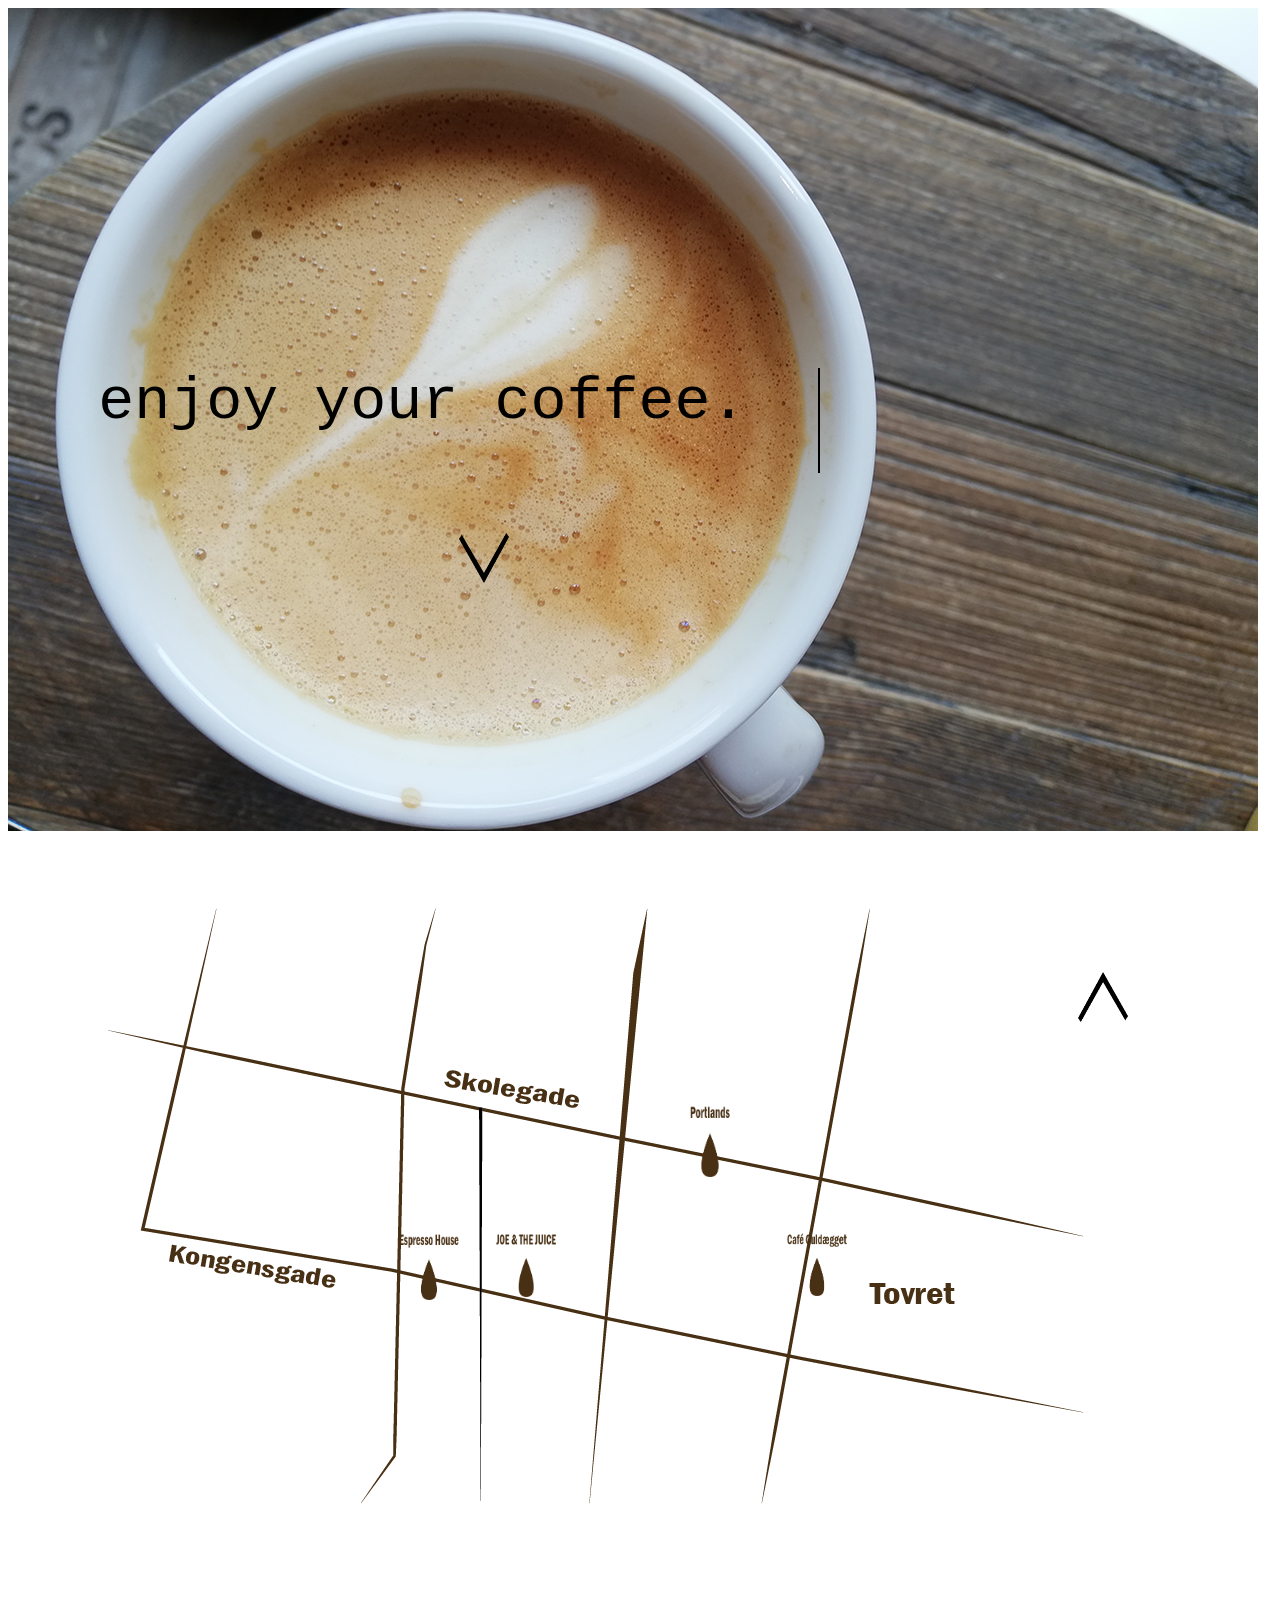
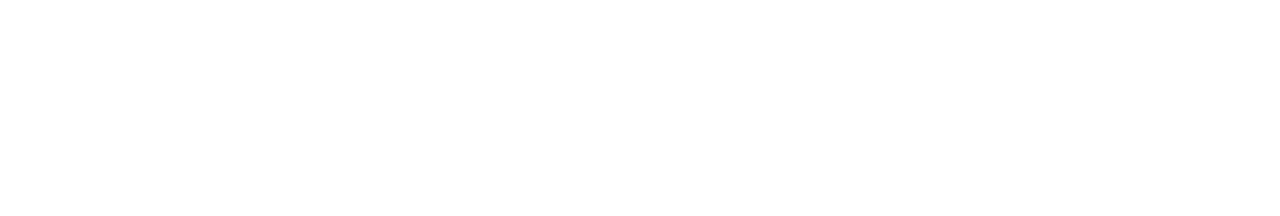
<file: index.html>
<!DOCTYPE html>
<html lang="en">
<head>
    <meta charset="UTF-8">
    <meta name="viewport" content="width=device-width, initial-scale=1.0">
    <meta http-equiv="X-UA-Compatible" content="ie=edge">
    <title>Document</title>
    <link rel="stylesheet" href="css/style.css">
    <script>
            // Smooth Scroll
    !function(e,t){"function"==typeof define&&define.amd?define("smoothScroll",t(e)):"object"==typeof exports?module.exports=t(e):e.smoothScroll=t(e)}(window||this,function(e){"use strict";var t,n,o,r={},a=!!document.querySelector&&!!e.addEventListener,c={speed:500,easing:"easeInOutCubic",offset:0,updateURL:!0,callbackBefore:function(){},callbackAfter:function(){}},u=function(e,t,n){if("[object Object]"===Object.prototype.toString.call(e))for(var o in e)Object.prototype.hasOwnProperty.call(e,o)&&t.call(n,e[o],o,e);else for(var r=0,a=e.length;a>r;r++)t.call(n,e[r],r,e)},i=function(e,t){var n={};return u(e,function(t,o){n[o]=e[o]}),u(t,function(e,o){n[o]=t[o]}),n},l=function(e,t){for(var n=t.charAt(0);e&&e!==document;e=e.parentNode)if("."===n){if(e.classList.contains(t.substr(1)))return e}else if("#"===n){if(e.id===t.substr(1))return e}else if("["===n&&e.hasAttribute(t.substr(1,t.length-2)))return e;return!1},s=function(e){return Math.max(e.scrollHeight,e.offsetHeight,e.clientHeight)},f=function(e){for(var t,n=String(e),o=n.length,r=-1,a="",c=n.charCodeAt(0);++r<o;){if(t=n.charCodeAt(r),0===t)throw new InvalidCharacterError("Invalid character: the input contains U+0000.");a+=t>=1&&31>=t||127==t||0===r&&t>=48&&57>=t||1===r&&t>=48&&57>=t&&45===c?"\\"+t.toString(16)+" ":t>=128||45===t||95===t||t>=48&&57>=t||t>=65&&90>=t||t>=97&&122>=t?n.charAt(r):"\\"+n.charAt(r)}return a},d=function(e,t){var n;return"easeInQuad"===e&&(n=t*t),"easeOutQuad"===e&&(n=t*(2-t)),"easeInOutQuad"===e&&(n=.5>t?2*t*t:-1+(4-2*t)*t),"easeInCubic"===e&&(n=t*t*t),"easeOutCubic"===e&&(n=--t*t*t+1),"easeInOutCubic"===e&&(n=.5>t?4*t*t*t:(t-1)*(2*t-2)*(2*t-2)+1),"easeInQuart"===e&&(n=t*t*t*t),"easeOutQuart"===e&&(n=1- --t*t*t*t),"easeInOutQuart"===e&&(n=.5>t?8*t*t*t*t:1-8*--t*t*t*t),"easeInQuint"===e&&(n=t*t*t*t*t),"easeOutQuint"===e&&(n=1+--t*t*t*t*t),"easeInOutQuint"===e&&(n=.5>t?16*t*t*t*t*t:1+16*--t*t*t*t*t),n||t},h=function(e,t,n){var o=0;if(e.offsetParent)do o+=e.offsetTop,e=e.offsetParent;while(e);return o=o-t-n,o>=0?o:0},m=function(){return Math.max(document.body.scrollHeight,document.documentElement.scrollHeight,document.body.offsetHeight,document.documentElement.offsetHeight,document.body.clientHeight,document.documentElement.clientHeight)},p=function(e){return e&&"object"==typeof JSON&&"function"==typeof JSON.parse?JSON.parse(e):{}},v=function(t,n){history.pushState&&(n||"true"===n)&&history.pushState(null,null,[e.location.protocol,"//",e.location.host,e.location.pathname,e.location.search,t].join(""))};r.animateScroll=function(t,n,r){var a=i(a||c,r||{}),u=p(t?t.getAttribute("data-options"):null);a=i(a,u),n="#"+f(n.substr(1));var l="#"===n?document.documentElement:document.querySelector(n),g=e.pageYOffset;o||(o=document.querySelector("[data-scroll-header]"));var b,O,y,S=null===o?0:s(o)+o.offsetTop,I=h(l,S,parseInt(a.offset,10)),H=I-g,E=m(),A=0;v(n,a.updateURL);var L=function(o,r,c){var u=e.pageYOffset;(o==r||u==r||e.innerHeight+u>=E)&&(clearInterval(c),l.focus(),a.callbackAfter(t,n))},Q=function(){A+=16,O=A/parseInt(a.speed,10),O=O>1?1:O,y=g+H*d(a.easing,O),e.scrollTo(0,Math.floor(y)),L(y,I,b)},C=function(){a.callbackBefore(t,n),b=setInterval(Q,16)};0===e.pageYOffset&&e.scrollTo(0,0),C()};var g=function(e){var n=l(e.target,"[data-scroll]");n&&"a"===n.tagName.toLowerCase()&&(e.preventDefault(),r.animateScroll(n,n.hash,t))},b=function(){n||(n=setTimeout(function(){n=null,headerHeight=null===o?0:s(o)+o.offsetTop},66))};return r.destroy=function(){t&&(document.removeEventListener("click",g,!1),e.removeEventListener("resize",b,!1),t=null,n=null,o=null)},r.init=function(n){a&&(r.destroy(),t=i(c,n||{}),o=document.querySelector("[data-scroll-header]"),document.addEventListener("click",g,!1),o&&e.addEventListener("resize",b,!1))},r});
    
    
    // Initialize
    smoothScroll.init({
        speed: 1000,
        easing: 'easeInOutCubic',
        offset: 0,
        updateURL: true,
        callbackBefore: function ( toggle, anchor ) {},
        callbackAfter: function ( toggle, anchor ) {}
    });
        </script>
</head>
<body>
    
    <nav data-scroll-header>

    </nav>
   
<nav data-scroll-header>
    <section id="one">
        <p>enjoy your coffee.</p>
    <div id="scroll">
           <a data-scroll href="#two"> <img src="./img/scroll.png" alt="button" width="50" height="50"></a>
    </div>
</nav>
    </section>
<nav data-scroll-header>

</nav>
<nav data-scroll-header>
    <section>
    <div id="two">
        <div id="scrollup">
            <a data-scroll href="#one"> <img src="./img/scrollup.png" alt="scrollupbutton" width="50" height="50"></a>
        </div>
        <div class="espresso">
           <a href="espresso.html"> <img src="./img/map/espresso.svg" alt="espressomap">
            </a> 
        </div>
        <div class="joe">
            <a href=""> <img src="./img/map/joe.svg" alt="joemap">
            </a>
        </div>
        <div class="port"> <img src="./img/map/port.svg" alt="portmap">
        </div>
        <div class="guld"> <img src="./img/map/guld.svg" alt="guldmap"> 
        </div>
    </div>
</nav>
        </section>
    
</body>
</html>
</file>
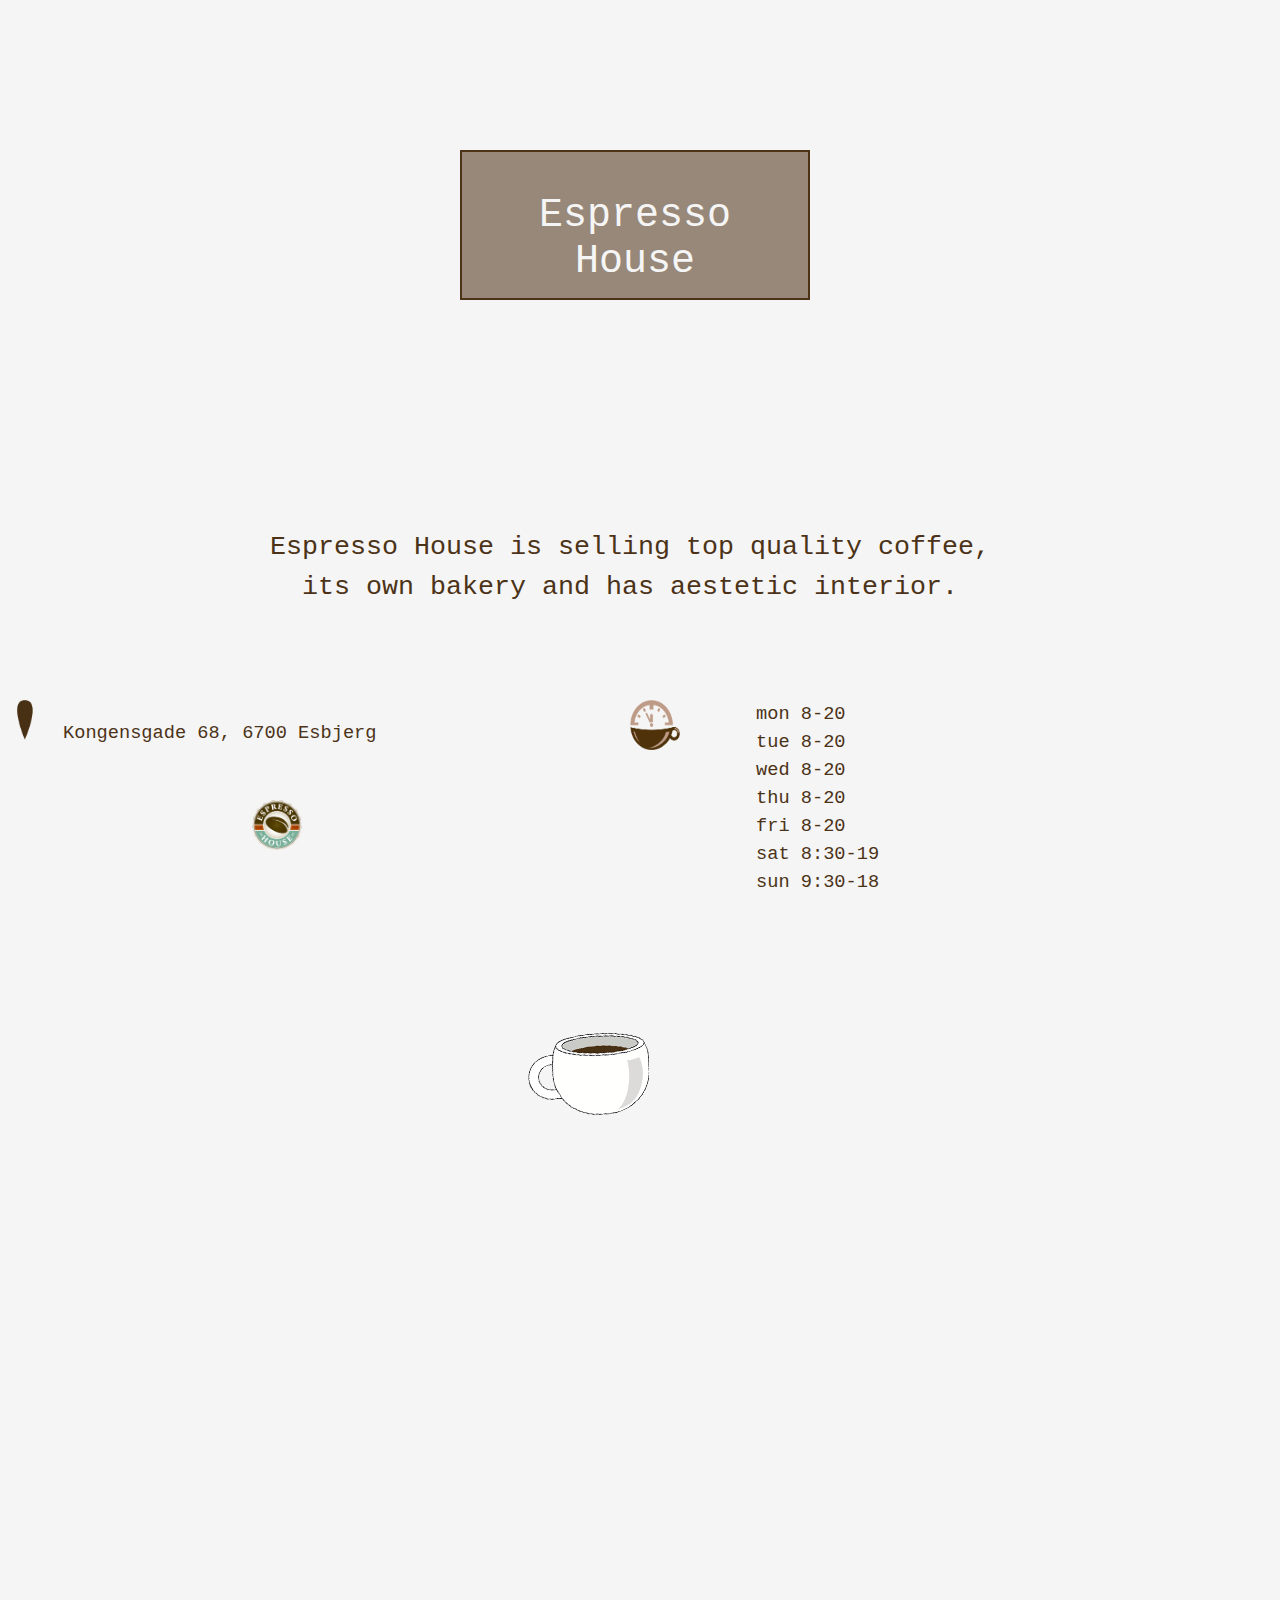
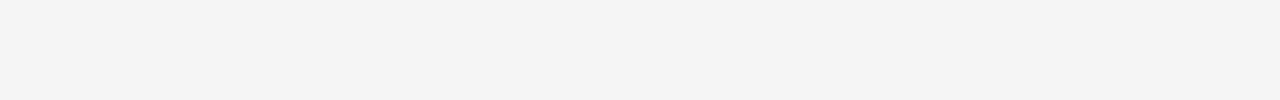
<file: espresso.html>
<!DOCTYPE html>
<html lang="en">
<head>
     <!-- Compiled and minified CSS -->
     <link rel="stylesheet" href="https://cdnjs.cloudflare.com/ajax/libs/materialize/1.0.0/css/materialize.min.css">
     <link rel="stylesheet" href="https://use.fontawesome.com/releases/v5.5.0/css/all.css" integrity="sha384-B4dIYHKNBt8Bc12p+WXckhzcICo0wtJAoU8YZTY5qE0Id1GSseTk6S+L3BlXeVIU" crossorigin="anonymous">
     <link href="https://fonts.googleapis.com/icon?family=Material+Icons" rel="stylesheet">
             
    <meta charset="UTF-8">
    <meta name="viewport" content="width=device-width, initial-scale=1.0">
    <meta http-equiv="X-UA-Compatible" content="ie=edge">
    <title>Document</title>
    <link rel="stylesheet" href="js/script.js">
    <link rel="stylesheet" href="css/ehstyle.css">
</head>
<body>
              
<section class="one">
    <div class="parallax-container">
            <div class="parallax"><img src="./img/espresso1.jpg"></div>
            <button class="title"> <a href="https://dk.espressohouse.com/" target="_blank">
                <p>Espresso House</p> 
             </a></button>
          </div>
        </section>

<section class="two">

<br>
<p class="describtion"> Espresso House is selling top quality coffee,
    its own bakery and has aestetic interior. 
    </p>

<div class="point">
    <a href="https://www.google.dk/maps/place/Espresso+House+-+Esbjerg/@55.4662655,8.4463911,17z/data=!3m1!4b1!4m5!3m4!1s0x464b2722ac12ca4b:0xd3d631824d45dd3c!8m2!3d55.4662655!4d8.4485798">
    <img src="./img/map/button.svg" alt="drop" width="50" height="50">
    </a>
</div>
<div class="address">
    <p>Kongensgade 68, 6700 Esbjerg</p>
</div>
<div class="coffee_clock">
    <img src="./img/coffee clock.png" alt="clock" height="50" width="50">
</div>
<div class="opening_hours">
    mon 8-20 <br>
    tue 8-20 <br>
    wed 8-20 <br>
    thu 8-20 <br>
    fri 8-20 <br>
    sat 8:30-19 <br>
    sun 9:30-18 <br>
</div>
<div class="fb_icon">
    <a href="https://www.facebook.com/Espresso-House-Danmark-1586794128302981/"> <i class="fab fa-facebook fa-3x"></i> </a>
</div>
<div class="ig_icon">
    <a href="https://www.instagram.com/explore/locations/240210656737657/espresso-house-esbjerg/"> <i class="fab fa-instagram fa-3x"></i> </a>
</div>
<div class="logo">
    <a href="https://dk.espressohouse.com/" target="_blank"> <img src="./img/espressohouse_logo.png" alt="ehlogo" height="50px" width="50px"></a>
</div>
<a id="still-cup" href="./index.html"> </a>
    
</section>


     <!-- Compiled and minified JavaScript -->
     <script
        src="https://code.jquery.com/jquery-3.3.1.js"
        integrity="sha256-2Kok7MbOyxpgUVvAk/HJ2jigOSYS2auK4Pfzbm7uH60="
        crossorigin="anonymous">
    </script>
     <script src="https://cdnjs.cloudflare.com/ajax/libs/materialize/1.0.0/js/materialize.min.js"></script>
          <script src="js/script.js"></script>
        
</body>
</html>
</file>
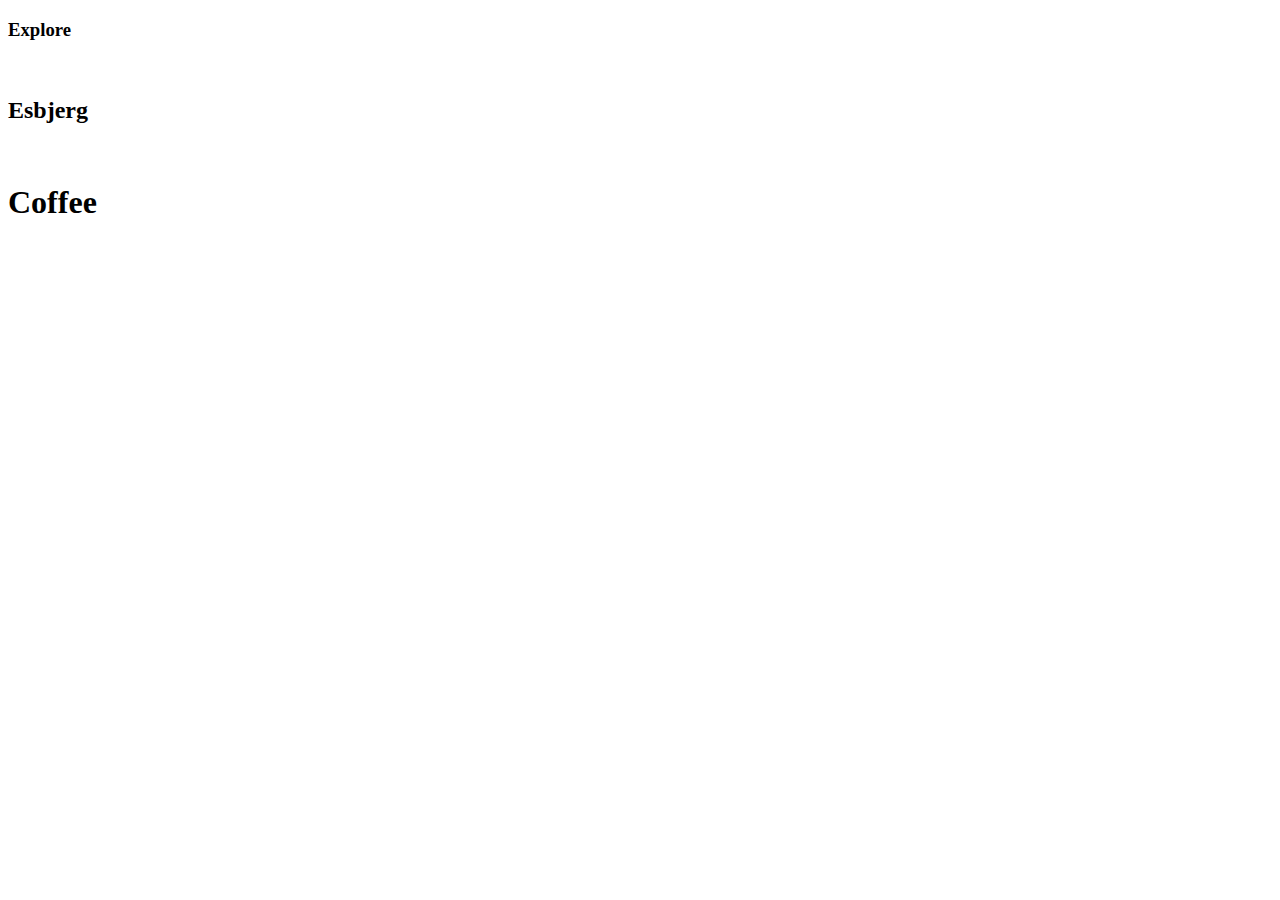
<file: front.html>
<!DOCTYPE html>
<html lang="en">
<head>
    <meta charset="UTF-8">
    <meta name="viewport" content="width=device-width, initial-scale=1.0">
    <meta http-equiv="X-UA-Compatible" content="ie=edge">
    <title>Document</title>
    <link rel="stylesheet" href="css/stylefront.css">
</head>
<body>
    <div class="box">
  <a class="still-cup" href="./index.html"></a>
    <div class="forward">
        <h3>Explore</h3>
        <br>
        <h2>Esbjerg</h2>
        <br>
        <h1>Coffee</h1>
    </div>
    </div>
</body>
</html>
</file>
<file: css/style.css>
body {
  font-family: 'Courier New', Courier, monospace;
  font-size: 45pt; }

section {
  width: auto;
  height: 900px;
  float: top;
  display: grid;
  grid-template-columns: repeat(12, 1fr);
  grid-template-rows: repeat(12, 1fr); }

#one {
  background-image: url(../img/coffee.jpg);
  background-repeat: no-repeat; }

p {
  text-decoration: #483014;
  grid-column: 2 / 8;
  grid-row: 5 / 8;
  animation: type 2s steps(20);
  overflow: hidden;
  white-space: nowrap;
  border-right: 2px solid black;
  width: 20ch; }

@keyframes type {
  0% {
    width: 0ch; }
  100% {
    width: 20ch; } }
#scroll {
  grid-column: 5 / 6;
  grid-row: 8 / 9; }

#scroll:hover {
  transform: scale(1.3); }

#two {
  grid-column: 1 / 13;
  grid-row: 1 / 13;
  background-image: url(../img/map/map.png);
  background-repeat: no-repeat;
  margin-left: 100px;
  display: grid;
  grid-template-rows: repeat(14, 1fr);
  grid-template-columns: repeat(12, 1fr); }

#scrollup {
  grid-column: 11 / 12;
  grid-row: 2 / 3; }

#scrollup:hover {
  transform: scale(1.3); }

.espresso {
  height: 60px;
  width: 60px;
  grid-column: 4 / 5;
  grid-row: 6 / 7; }

.espresso:hover {
  transform: scale(2); }

.joe {
  height: 60px;
  width: 60px;
  grid-column: 5 / 6;
  grid-row: 6 / 7; }

.joe:hover {
  transform: scale(2); }

.port {
  height: 40px;
  width: 40px;
  grid-column: 7 / 8;
  grid-row: 4 / 5; }

.port:hover {
  transform: scale(2); }

.guld {
  height: 60px;
  width: 60px;
  grid-column: 8 / 9;
  grid-row: 6 / 7; }

.guld:hover {
  transform: scale(2); }

/*# sourceMappingURL=style.css.map */
</file>
<file: css/ehstyle.css>
body {
  background-color: #f5f5f5;
  font-family: 'Courier New', Courier, monospace; }

.title {
  text-decoration: none;
  background-color: rgba(77, 50, 23, 0.562);
  border-style: solid;
  border-color: #4C3318;
  font-size: 30pt;
  height: 150px;
  width: 350px;
  justify-content: center;
  font-family: 'Courier New', Courier, monospace;
  margin-left: 460px;
  margin-top: 150px; }

.title p {
  color: #f5f5f5; }

.title:hover {
  background-color: #4C3318;
  color: #f5f5f5; }

.two {
  display: grid;
  grid-template-columns: repeat(20, 63px);
  grid-template-rows: repeat(12, 100px); }

.describtion {
  color: #4C3318;
  justify-content: center;
  grid-row: 1 / 3;
  grid-column: 5 / 17;
  text-align: center;
  font-size: 20pt; }

.point {
  grid-column: 1 / 2;
  grid-row: 3 / 3; }

.point:hover {
  transform: scale(1.5); }

.address {
  color: #4C3318;
  grid-column: 2 / 8;
  grid-row: 3 / 3;
  font-size: 14pt; }

.coffee_clock {
  grid-column: 11 / 12;
  grid-row: 3 / 3; }

.opening_hours {
  grid-column: 13 / 16;
  grid-row: 3 / 12;
  font-size: 14pt;
  color: #4C3318; }

.fb_icon {
  grid-row: 4 / 5;
  grid-column: 3 / 4; }

i {
  color: #4C3318; }

i:hover {
  color: #BE9C89; }

.ig_icon {
  grid-row: 4 / 5;
  grid-column: 4 / 5; }

@keyframes spill {
  from {
    background-position: -1080px; }
  to {
    background-position: -34px; } }
#still-cup {
  background: url(../png/full2.png);
  height: 166px;
  width: 145px;
  grid-row: 6 / 8;
  grid-column: 9 / 10; }

#still-cup:hover {
  animation: spill 0.8s steps(7) forwards; }

.logo {
  grid-row: 4 / 5;
  grid-column: 5 / 6; }

/*# sourceMappingURL=ehstyle.css.map */
</file>
<file: css/stylefront.css>
@keyframes spill {
  from { background-position: -34px;}
  
  to { background-position: -1080px;}
 }
#still-cup {
  background: url(../png/full2.png);
  height: 166px;
  width: 145px;
  animation: spill .8s steps(7) forwards ;
   }
</file>
